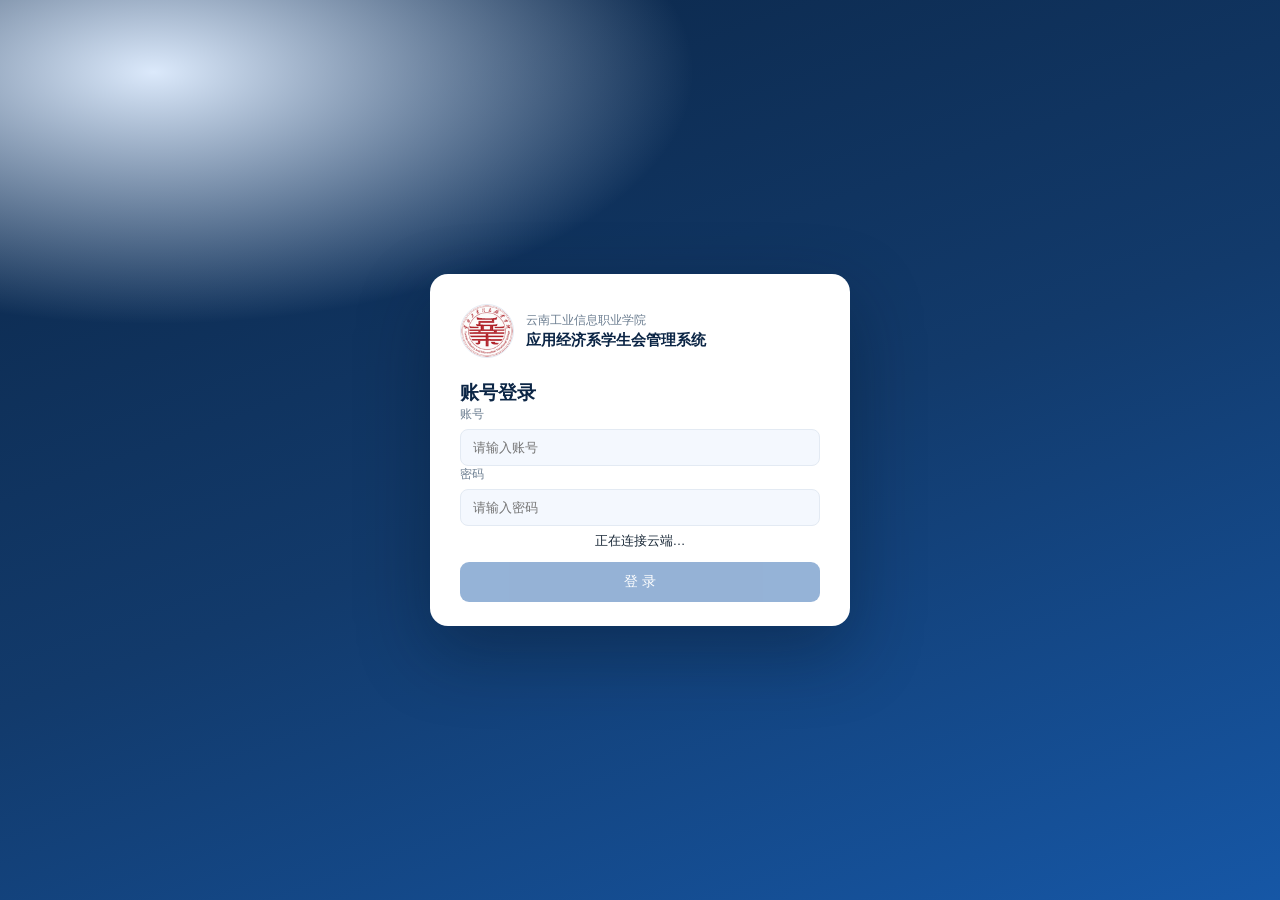
<file: index.html>
<!DOCTYPE html>
<html lang="zh-CN">
<head>
<meta charset="UTF-8">
<meta name="viewport" content="width=device-width, initial-scale=1.0">
<title>云南工业信息职业学院应用经济系学生会管理系统</title>
<link rel="icon" href="data:image/svg+xml,%3Csvg xmlns='http://www.w3.org/2000/svg' viewBox='0 0 32 32'%3E%3Ccircle cx='16' cy='16' r='15' fill='%231657a6'/%3E%3Ctext x='16' y='21' font-size='15' fill='white' text-anchor='middle' font-family='sans-serif'%3E%E5%AD%A6%3C/text%3E%3C/svg%3E">
<link rel="stylesheet" href="assets/style.css?v=20261122k">
</head>
<body>

<!-- ============ 登录页 ============ -->
<div class="login-page" id="loginPage">
  <div class="login-card">
    <div class="login-brand">
      <div class="logo-badge big"></div>
      <div class="brand-col">
        <span class="brand-school">云南工业信息职业学院</span>
        <strong>应用经济系学生会管理系统</strong>
      </div>
    </div>
    <h1>账号登录</h1>
    <div class="field">
      <label>账号</label>
      <input id="loginUser" autocomplete="username" placeholder="请输入账号">
    </div>
    <div class="field">
      <label>密码</label>
      <input id="loginPass" type="password" autocomplete="current-password" placeholder="请输入密码">
    </div>
    <p class="login-err hidden" id="loginErr"></p>
    <p id="cloudStatus" style="margin:6px 0;font-size:13px;text-align:center;">正在连接云端…</p>
    <button class="primary-btn block" id="loginBtn">登 录</button>
  </div>
</div>

<!-- ============ 主界面 ============ -->
<div class="app hidden" id="shell">
  <aside class="sidebar">
    <div class="brand">
      <div class="logo-badge"></div>
      <div class="brand-text">
        <span class="brand-school">云南工业信息职业学院</span>
        <strong>应用经济系学生会管理系统</strong>
      </div>
    </div>
    <nav class="nav" id="nav"></nav>
    <div class="sidebar-foot">
      <div class="user-card">
        <span class="mini-avatar" id="userAvatar">吴</span>
        <div>
          <strong id="userName">吴雪枫</strong>
          <span id="userTitle">主席 · 主席团</span>
        </div>
      </div>
      <button class="ghost-btn" id="logoutBtn">退出登录</button>
    </div>
  </aside>

  <main class="main">
    <header class="topbar">
      <button class="menu-btn" id="menuBtn" aria-label="打开菜单">
        <svg viewBox="0 0 24 24" aria-hidden="true"><path d="M4 7h16M4 12h16M4 17h16"/></svg>
      </button>
      <div class="topbar-title">
        <h1 id="pageTitle">工作台</h1>
        <p id="pageSub">今日待办与审批概览</p>
      </div>
      <div class="topbar-right">
        <span class="role-badge" id="roleBadge">主席团</span>
        <span class="date-badge" id="today"></span>
      </div>
    </header>
    <div id="views"></div>
  </main>
</div>

<div class="modal-mask hidden" id="modalMask">
  <div class="modal">
    <div class="modal-head">
      <h3 id="modalTitle">标题</h3>
      <button class="icon-btn" id="modalClose">✕</button>
    </div>
    <div class="modal-body" id="modalBody"></div>
    <div class="modal-foot">
      <button class="ghost-btn" id="modalCancel">取消</button>
      <button class="primary-btn" id="modalOk">保存</button>
    </div>
  </div>
</div>

<div class="toast hidden" id="toast"></div>

<script src="assets/xlsx-reader.js?v=20261122k"></script>
<script src="assets/data.js?v=20261122k"></script>
<script src="assets/app.js?v=20261122k"></script>
<script src="assets/app2.js?v=20261122k"></script>
<script src="assets/app4.js?v=20261122k"></script>
<script src="assets/app5.js?v=20261122k"></script>
<script src="assets/app6.js?v=20261122k"></script>
<script src="assets/app7.js?v=20261122k"></script>
<script src="assets/notice-act.js?v=20261122k"></script>
<script src="assets/app3.js?v=20261122k"></script>
<script src="assets/import-sync.js?v=20261122k"></script>
<script src="assets/cloud-sync.js?v=20261122k"></script>
<script>
const __LOGO="[data-uri]";
document.querySelectorAll(".logo-badge").forEach((b)=>{const P=String.fromCharCode(43),S=String.fromCharCode(47);const i=document.createElement("img");i.src=__LOGO.replace(/-/g,P).replace(/_/g,S);b.appendChild(i);});
</script>
</body>
</html>
</file>
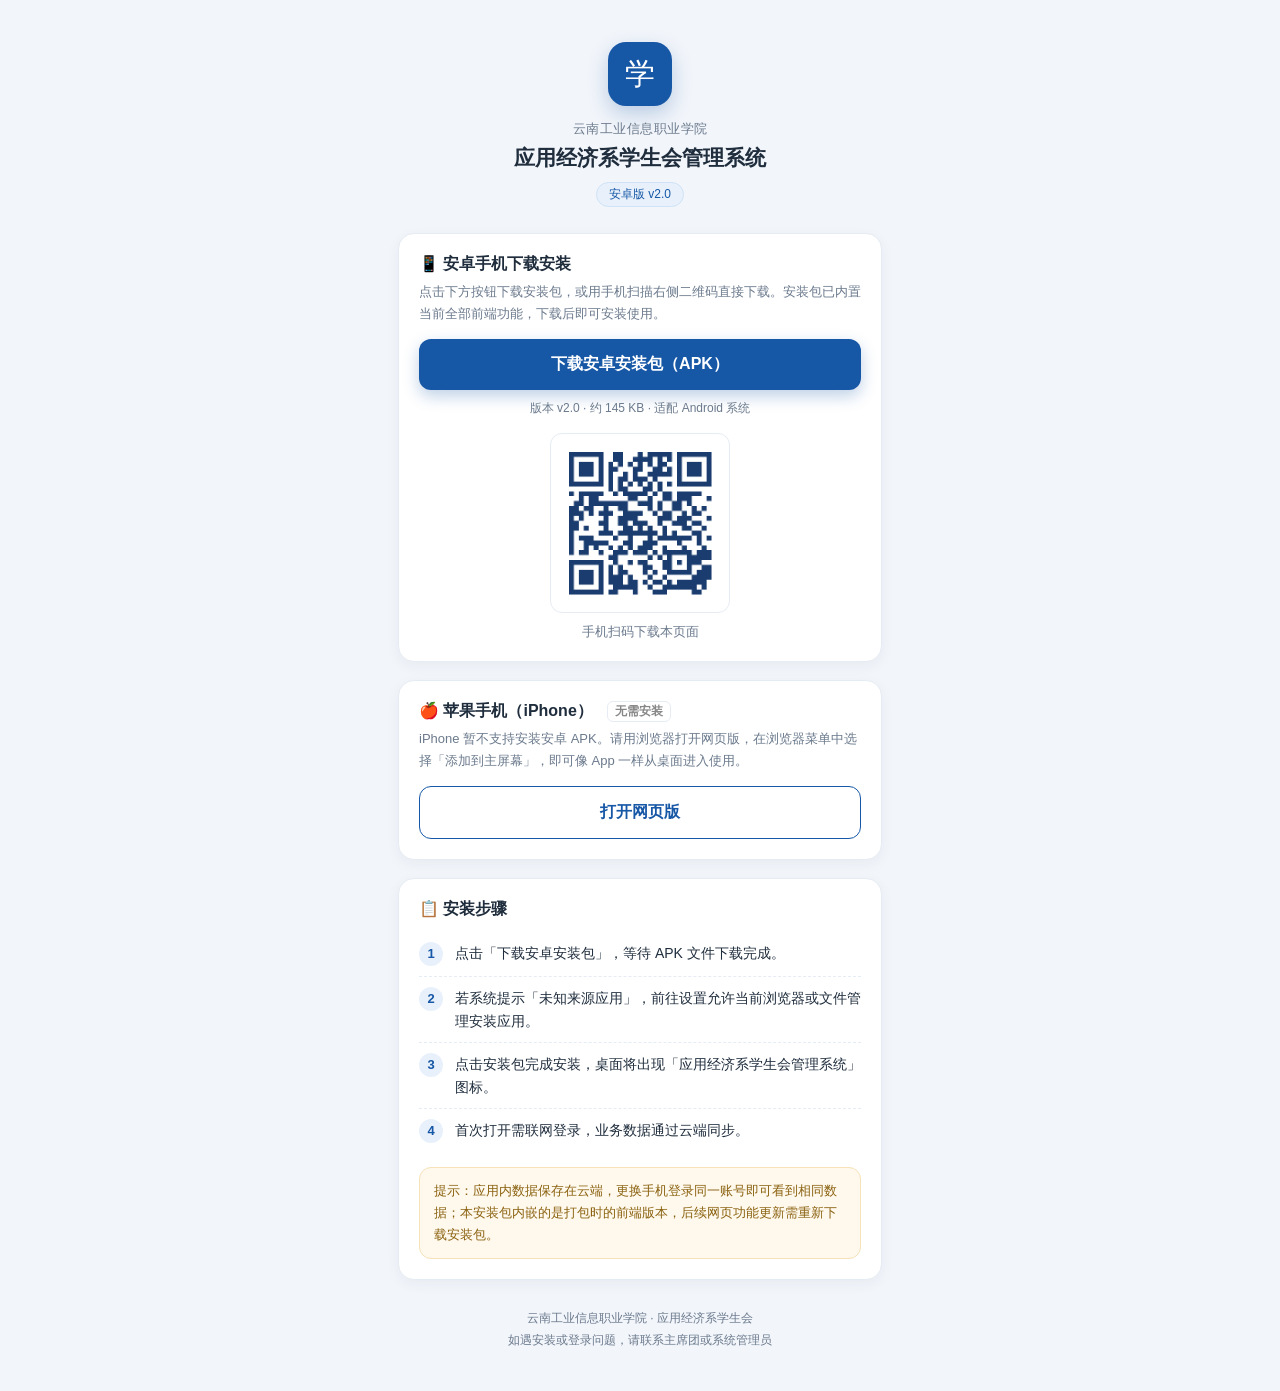
<file: download.html>
<!DOCTYPE html>
<html lang="zh-CN">
<head>
<meta charset="UTF-8">
<meta name="viewport" content="width=device-width, initial-scale=1.0">
<title>下载 · 应用经济系学生会管理系统</title>
<link rel="icon" href="data:image/svg+xml,%3Csvg xmlns='http://www.w3.org/2000/svg' viewBox='0 0 32 32'%3E%3Ccircle cx='16' cy='16' r='15' fill='%231657a6'/%3E%3Ctext x='16' y='21' font-size='15' fill='white' text-anchor='middle' font-family='sans-serif'%3E%E5%AD%A6%3C/text%3E%3C/svg%3E">
<style>
  :root{--blue:#1657a6;--blue-d:#0f4382;--bg:#f2f5fa;--card:#fff;--txt:#1f2d3d;--sub:#6b7a8d;--line:#e6ecf3;}
  *{box-sizing:border-box;margin:0;padding:0;-webkit-tap-highlight-color:transparent;}
  body{font-family:-apple-system,BlinkMacSystemFont,"PingFang SC","Microsoft YaHei",sans-serif;background:var(--bg);color:var(--txt);min-height:100vh;}
  .wrap{max-width:520px;margin:0 auto;padding:24px 18px 40px;}
  .hero{text-align:center;padding:18px 0 8px;}
  .logo{width:64px;height:64px;border-radius:18px;background:var(--blue);color:#fff;font-size:30px;display:flex;align-items:center;justify-content:center;margin:0 auto 14px;box-shadow:0 8px 20px rgba(22,87,166,.25);}
  .school{font-size:13px;color:var(--sub);letter-spacing:.5px;}
  .hero h1{font-size:21px;margin:6px 0 10px;}
  .ver{display:inline-block;font-size:12px;color:var(--blue);background:#e8f1fb;border:1px solid #cfe2f6;border-radius:999px;padding:3px 12px;}
  .card{background:var(--card);border:1px solid var(--line);border-radius:16px;padding:20px;margin-top:18px;box-shadow:0 4px 14px rgba(31,45,61,.05);}
  .card h2{font-size:16px;margin-bottom:6px;display:flex;align-items:center;gap:8px;}
  .card p.desc{font-size:13px;color:var(--sub);line-height:1.7;}
  .btn{display:block;width:100%;text-align:center;text-decoration:none;border:none;border-radius:12px;padding:15px;font-size:16px;font-weight:600;cursor:pointer;margin-top:14px;}
  .btn-primary{background:var(--blue);color:#fff;box-shadow:0 6px 16px rgba(22,87,166,.28);}
  .btn-primary:active{background:var(--blue-d);}
  .btn-ghost{background:#fff;color:var(--blue);border:1.5px solid var(--blue);}
  .meta{font-size:12px;color:var(--sub);text-align:center;margin-top:10px;}
  .qr-box{display:flex;flex-direction:column;align-items:center;margin-top:16px;}
  .qr-box img{width:180px;height:180px;border:1px solid var(--line);border-radius:12px;padding:8px;background:#fff;}
  .qr-box span{font-size:13px;color:var(--sub);margin-top:10px;}
  .steps{list-style:none;margin-top:12px;}
  .steps li{display:flex;gap:12px;padding:10px 0;font-size:14px;line-height:1.6;border-top:1px dashed var(--line);}
  .steps li:first-child{border-top:none;}
  .steps .n{flex:0 0 24px;height:24px;border-radius:50%;background:#e8f1fb;color:var(--blue);font-size:13px;font-weight:700;display:flex;align-items:center;justify-content:center;}
  .tip{background:#fff8ec;border:1px solid #f6e2b8;border-radius:12px;padding:12px 14px;font-size:13px;color:#8a6210;line-height:1.7;margin-top:14px;}
  .foot{text-align:center;font-size:12px;color:var(--sub);margin-top:28px;line-height:1.8;}
  .tag-ios{font-size:12px;color:#888;border:1px solid var(--line);border-radius:6px;padding:1px 7px;margin-left:6px;}
</style>
</head>
<body>
<div class="wrap">

  <div class="hero">
    <div class="logo">学</div>
    <div class="school">云南工业信息职业学院</div>
    <h1>应用经济系学生会管理系统</h1>
    <span class="ver">安卓版 v2.0</span>
  </div>

  <div class="card">
    <h2>📱 安卓手机下载安装</h2>
    <p class="desc">点击下方按钮下载安装包，或用手机扫描右侧二维码直接下载。安装包已内置当前全部前端功能，下载后即可安装使用。</p>
    <a class="btn btn-primary" href="app/student-union-system.apk" download>下载安卓安装包（APK）</a>
    <p class="meta">版本 v2.0 · 约 145 KB · 适配 Android 系统</p>
    <div class="qr-box">
      <img src="app/qr-download.png" alt="下载二维码">
      <span>手机扫码下载本页面</span>
    </div>
  </div>

  <div class="card">
    <h2>🍎 苹果手机（iPhone）<span class="tag-ios">无需安装</span></h2>
    <p class="desc">iPhone 暂不支持安装安卓 APK。请用浏览器打开网页版，在浏览器菜单中选择「添加到主屏幕」，即可像 App 一样从桌面进入使用。</p>
    <a class="btn btn-ghost" href="index.html">打开网页版</a>
  </div>

  <div class="card">
    <h2>📋 安装步骤</h2>
    <ul class="steps">
      <li><span class="n">1</span><span>点击「下载安卓安装包」，等待 APK 文件下载完成。</span></li>
      <li><span class="n">2</span><span>若系统提示「未知来源应用」，前往设置允许当前浏览器或文件管理安装应用。</span></li>
      <li><span class="n">3</span><span>点击安装包完成安装，桌面将出现「应用经济系学生会管理系统」图标。</span></li>
      <li><span class="n">4</span><span>首次打开需联网登录，业务数据通过云端同步。</span></li>
    </ul>
    <div class="tip">提示：应用内数据保存在云端，更换手机登录同一账号即可看到相同数据；本安装包内嵌的是打包时的前端版本，后续网页功能更新需重新下载安装包。</div>
  </div>

  <div class="foot">云南工业信息职业学院 · 应用经济系学生会<br>如遇安装或登录问题，请联系主席团或系统管理员</div>

</div>
</body>
</html>
</file>
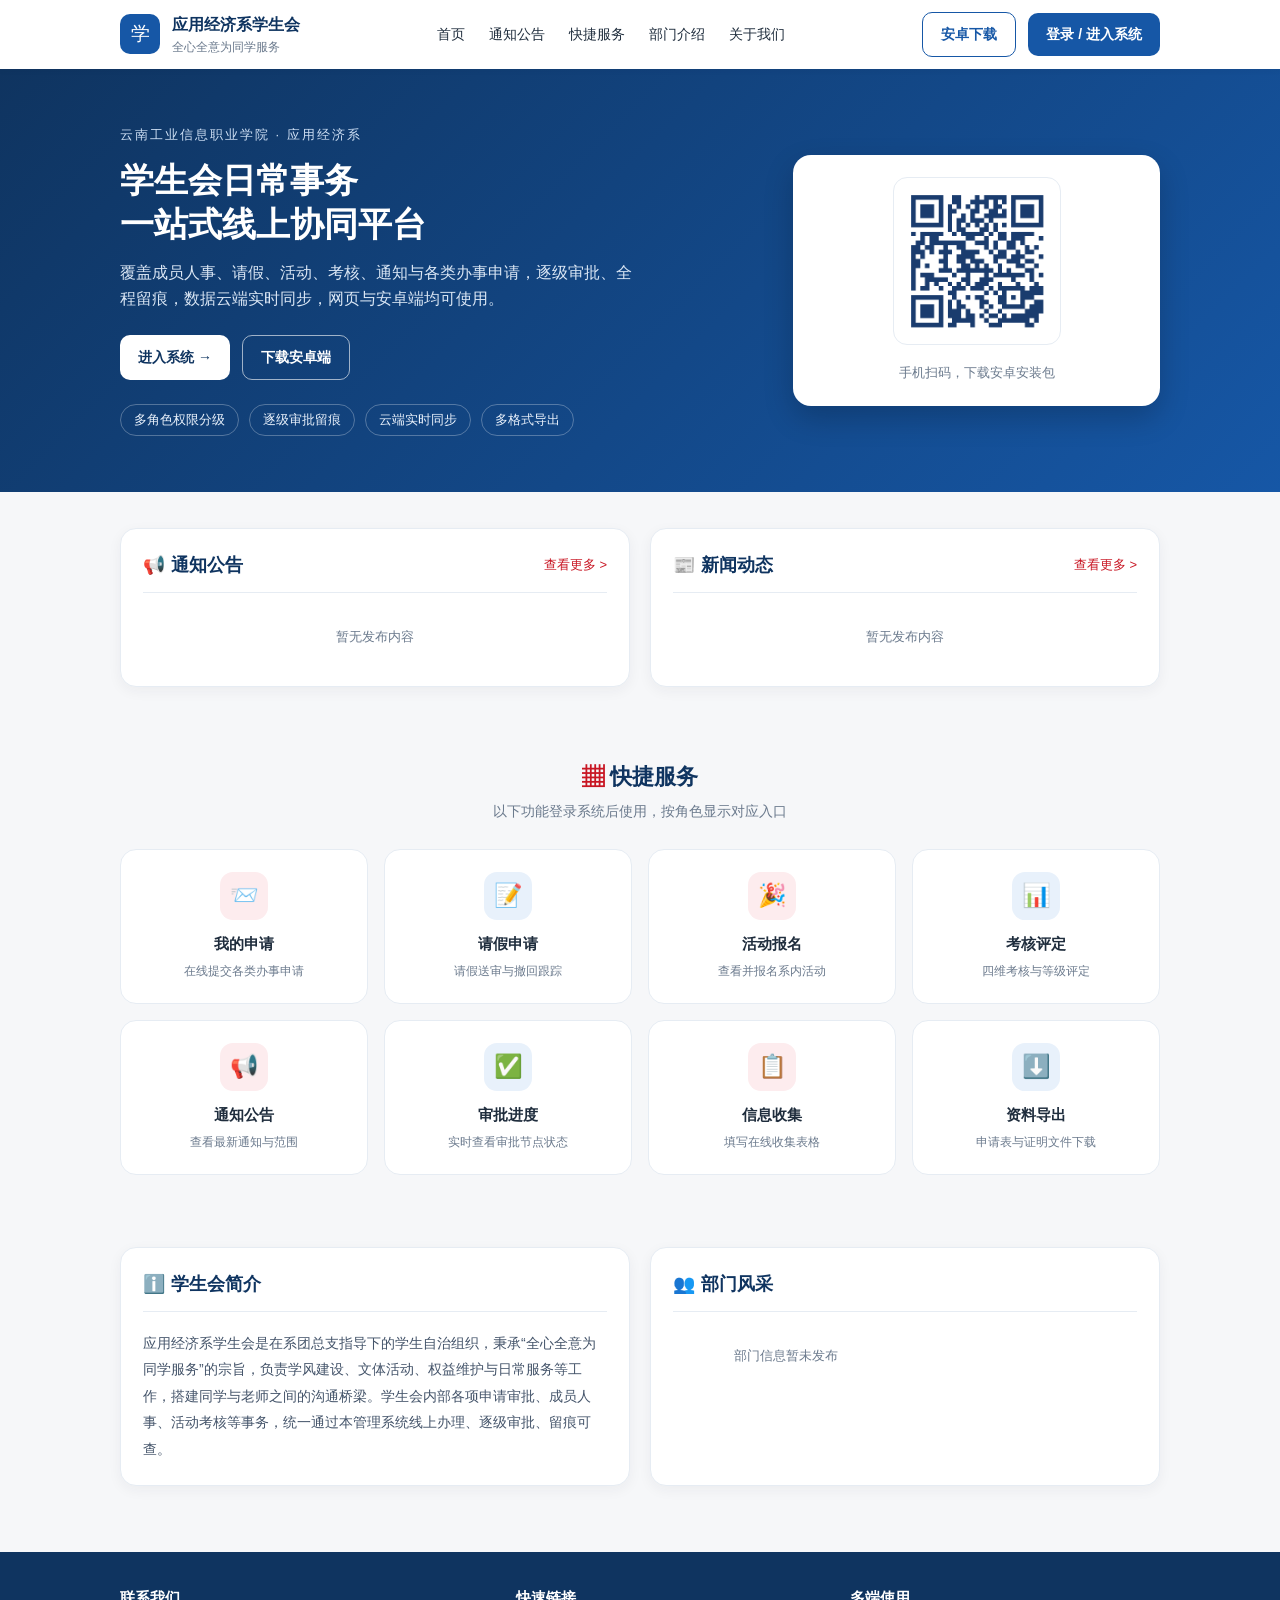
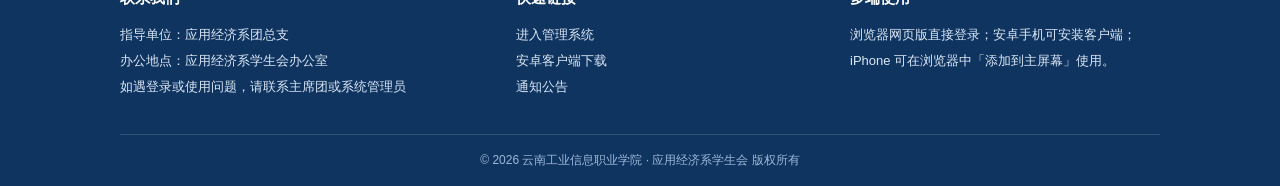
<file: portal.html>
<!DOCTYPE html>
<html lang="zh-CN">
<head>
<meta charset="UTF-8">
<meta name="viewport" content="width=device-width, initial-scale=1.0">
<title>应用经济系学生会 · 门户首页</title>
<link rel="icon" href="data:image/svg+xml,%3Csvg xmlns='http://www.w3.org/2000/svg' viewBox='0 0 32 32'%3E%3Ccircle cx='16' cy='16' r='15' fill='%231657a6'/%3E%3Ctext x='16' y='21' font-size='15' fill='white' text-anchor='middle' font-family='sans-serif'%3E%E5%AD%A6%3C/text%3E%3C/svg%3E">
<style>
  :root{
    --blue:#1657a6; --blue-d:#0f3460; --red:#c81623;
    --bg:#f6f7f9; --card:#fff; --txt:#1f2d3d; --sub:#6b7a8d; --line:#e6ecf3;
  }
  *{box-sizing:border-box;margin:0;padding:0;-webkit-tap-highlight-color:transparent;}
  html{scroll-behavior:smooth;}
  body{font-family:-apple-system,BlinkMacSystemFont,"PingFang SC","Microsoft YaHei",sans-serif;background:var(--bg);color:var(--txt);line-height:1.6;}
  a{text-decoration:none;color:inherit;}
  .container{max-width:1080px;margin:0 auto;padding:0 20px;}

  /* ===== 顶部导航 ===== */
  header.nav{position:sticky;top:0;z-index:50;background:rgba(255,255,255,.95);backdrop-filter:blur(8px);box-shadow:0 1px 6px rgba(31,45,61,.08);}
  .nav-inner{max-width:1080px;margin:0 auto;padding:12px 20px;display:flex;align-items:center;justify-content:space-between;gap:12px;}
  .brand{display:flex;align-items:center;gap:12px;}
  .logo{width:40px;height:40px;border-radius:10px;background:var(--blue);color:#fff;font-size:19px;display:flex;align-items:center;justify-content:center;flex:0 0 auto;}
  .brand h1{font-size:16px;color:var(--blue-d);}
  .brand p{font-size:12px;color:var(--sub);}
  .pc-nav{display:flex;align-items:center;gap:24px;font-size:14px;}
  .pc-nav a{color:var(--txt);}
  .pc-nav a:hover{color:var(--red);}
  .nav-right{display:flex;align-items:center;gap:12px;}
  .btn{display:inline-flex;align-items:center;justify-content:center;gap:6px;border-radius:10px;padding:10px 18px;font-size:14px;font-weight:600;cursor:pointer;border:none;}
  .btn-primary{background:var(--blue);color:#fff;}
  .btn-primary:hover{background:var(--blue-d);}
  .btn-ghost{background:#fff;color:var(--blue);border:1.5px solid var(--blue);}
  .menu-btn{display:none;background:none;border:none;font-size:22px;color:var(--blue-d);cursor:pointer;}
  .mobile-nav{display:none;border-top:1px solid var(--line);background:#fff;}
  .mobile-nav.open{display:block;}
  .mobile-nav a{display:block;padding:12px 20px;font-size:15px;border-top:1px solid var(--line);}

  /* ===== Banner ===== */
  .hero{background:linear-gradient(135deg,var(--blue-d) 0%,var(--blue) 100%);color:#fff;padding:56px 0;}
  .hero-grid{display:grid;grid-template-columns:1.4fr .8fr;gap:32px;align-items:center;}
  .hero .kicker{font-size:13px;letter-spacing:2px;color:#cfe0f5;}
  .hero h2{font-size:34px;line-height:1.3;margin:12px 0 14px;}
  .hero p.lead{font-size:16px;color:#dbe7f5;max-width:520px;}
  .hero-cta{display:flex;flex-wrap:wrap;gap:12px;margin:24px 0;}
  .hero .btn-light{background:#fff;color:var(--blue-d);}
  .hero .btn-outline{background:transparent;color:#fff;border:1.5px solid rgba(255,255,255,.6);}
  .tags{display:flex;flex-wrap:wrap;gap:10px;}
  .tag{font-size:13px;color:#eaf2fc;border:1px solid rgba(255,255,255,.28);border-radius:999px;padding:5px 13px;}
  .hero-card{background:#fff;border-radius:18px;padding:22px;text-align:center;box-shadow:0 12px 30px rgba(0,0,0,.2);}
  .hero-card img{width:168px;height:168px;border:1px solid var(--line);border-radius:14px;padding:8px;background:#fff;}
  .hero-card p{font-size:13px;color:var(--sub);margin-top:10px;}

  /* ===== 区块通用 ===== */
  section.block{padding:36px 0;}
  .sec-head{display:flex;justify-content:space-between;align-items:center;border-bottom:1px solid var(--line);padding-bottom:12px;margin-bottom:18px;}
  .sec-head h3{font-size:18px;color:var(--blue-d);}
  .sec-head h3 .ico{color:var(--red);margin-right:6px;}
  .sec-head a{font-size:13px;color:var(--red);}
  .two-col{display:grid;grid-template-columns:1fr 1fr;gap:20px;}
  .card{background:var(--card);border:1px solid var(--line);border-radius:16px;padding:22px;box-shadow:0 4px 14px rgba(31,45,61,.05);}

  /* 列表 */
  .news-list{list-style:none;}
  .news-list li a{display:flex;justify-content:space-between;gap:12px;padding:12px 0;border-top:1px dashed var(--line);font-size:14px;}
  .news-list li:first-child a{border-top:none;}
  .news-list .t{flex:1;overflow:hidden;text-overflow:ellipsis;white-space:nowrap;}
  .news-list li a:hover .t{color:var(--red);}
  .news-list .d{flex:0 0 auto;color:var(--sub);font-size:13px;}
  .empty{font-size:13px;color:var(--sub);padding:16px 0;text-align:center;}

  /* 活动占位卡 */
  .activity-grid{display:grid;grid-template-columns:1fr 1fr;gap:14px;}
  .activity-card{border:1px solid var(--line);border-radius:12px;padding:14px;}
  .activity-card .thumb{height:84px;border-radius:8px;background:var(--bg);display:flex;align-items:center;justify-content:center;color:var(--sub);font-size:13px;margin-bottom:10px;}
  .activity-card h4{font-size:14px;margin-bottom:4px;}
  .activity-card p{font-size:12px;color:var(--sub);}
  .activity-card .join{display:inline-block;margin-top:10px;font-size:12px;color:#fff;background:var(--red);padding:5px 12px;border-radius:8px;}

  /* 快捷服务 */
  .sec-title{text-align:center;margin-bottom:26px;}
  .sec-title h3{font-size:22px;color:var(--blue-d);}
  .sec-title h3 .ico{color:var(--red);margin-right:6px;}
  .sec-title p{font-size:14px;color:var(--sub);margin-top:6px;}
  .grid-service{display:grid;grid-template-columns:repeat(4,1fr);gap:16px;}
  .service{background:var(--card);border:1px solid var(--line);border-radius:16px;padding:22px 16px;text-align:center;transition:transform .15s,box-shadow .15s;}
  .service:hover{transform:translateY(-3px);box-shadow:0 10px 24px rgba(31,45,61,.1);}
  .service .ico{width:48px;height:48px;border-radius:13px;background:#fdecee;display:flex;align-items:center;justify-content:center;font-size:23px;margin:0 auto 12px;}
  .service:nth-child(even) .ico{background:#e8f1fb;}
  .service h4{font-size:15px;margin-bottom:6px;}
  .service p{font-size:12px;color:var(--sub);}

  /* 简介 + 部门 */
  .about-card p{font-size:14px;color:#44546a;line-height:1.9;}
  .dept-grid{display:grid;grid-template-columns:repeat(2,1fr);gap:12px;}
  .dept{border:1px solid var(--line);border-radius:12px;padding:14px;}
  .dept h4{font-size:14px;color:var(--blue);margin-bottom:6px;}
  .dept p{font-size:12px;color:var(--sub);line-height:1.7;}

  /* Footer */
  footer{background:var(--blue-d);color:#dbe7f5;margin-top:30px;}
  .foot-grid{display:grid;grid-template-columns:1.2fr 1fr 1fr;gap:24px;padding:34px 0;}
  footer h3{color:#fff;font-size:15px;margin-bottom:12px;}
  footer p,footer a{font-size:13px;line-height:2;}
  footer a:hover{color:#fff;}
  .foot-links{display:flex;flex-direction:column;}
  .copy{border-top:1px solid rgba(255,255,255,.15);padding:16px 0;text-align:center;font-size:12px;color:#9db8d8;}

  @media (max-width:900px){
    .hero-grid,.two-col,.foot-grid{grid-template-columns:1fr;}
    .grid-service{grid-template-columns:repeat(2,1fr);}
    .pc-nav,.nav-right .btn{display:none;}
    .menu-btn{display:block;}
    .brand h1{font-size:15px;white-space:nowrap;}
    .hero h2{font-size:27px;}
  }
  @media (max-width:560px){
    .dept-grid,.activity-grid{grid-template-columns:1fr;}
    .brand p{display:none;}
  }
</style>
</head>
<body>

<!-- ===== 顶部导航 ===== -->
<header class="nav">
  <div class="nav-inner">
    <a class="brand" href="portal.html#top">
      <div class="logo">学</div>
      <div>
        <h1>应用经济系学生会</h1>
        <p>全心全意为同学服务</p>
      </div>
    </a>
    <nav class="pc-nav">
      <a href="portal.html#top">首页</a>
      <a href="portal.html#notice">通知公告</a>
      <a href="portal.html#service">快捷服务</a>
      <a href="portal.html#dept">部门介绍</a>
      <a href="portal.html#about">关于我们</a>
    </nav>
    <div class="nav-right">
      <a class="btn btn-ghost" href="download.html">安卓下载</a>
      <a class="btn btn-primary" href="index.html">登录 / 进入系统</a>
      <button class="menu-btn" id="menuBtn" aria-label="菜单">☰</button>
    </div>
  </div>
  <div class="mobile-nav" id="mobileNav">
    <a href="portal.html#top">首页</a>
    <a href="portal.html#notice">通知公告</a>
    <a href="portal.html#service">快捷服务</a>
    <a href="portal.html#dept">部门介绍</a>
    <a href="portal.html#about">关于我们</a>
    <a href="download.html">安卓下载</a>
    <a href="index.html">登录 / 进入系统</a>
  </div>
</header>

<!-- ===== Banner ===== -->
<section class="hero" id="top">
  <div class="container hero-grid">
    <div>
      <div class="kicker">云南工业信息职业学院 · 应用经济系</div>
      <h2>学生会日常事务<br>一站式线上协同平台</h2>
      <p class="lead">覆盖成员人事、请假、活动、考核、通知与各类办事申请，逐级审批、全程留痕，数据云端实时同步，网页与安卓端均可使用。</p>
      <div class="hero-cta">
        <a class="btn btn-light" href="index.html">进入系统 →</a>
        <a class="btn btn-outline" href="download.html">下载安卓端</a>
      </div>
      <div class="tags">
        <span class="tag">多角色权限分级</span>
        <span class="tag">逐级审批留痕</span>
        <span class="tag">云端实时同步</span>
        <span class="tag">多格式导出</span>
      </div>
    </div>
    <div class="hero-card">
      <img src="app/qr-download.png" alt="安卓端下载二维码">
      <p>手机扫码，下载安卓安装包</p>
    </div>
  </div>
</section>

<main class="container">

  <!-- ===== 通知公告 + 新闻动态 ===== -->
  <section class="block" id="notice">
    <div class="two-col">
      <div class="card">
        <div class="sec-head">
          <h3><span class="ico">📢</span>通知公告</h3>
          <a href="index.html">查看更多 &gt;</a>
        </div>
        <ul class="news-list" id="noticeList">
          <li class="empty">加载中…</li>
        </ul>
      </div>
      <div class="card">
        <div class="sec-head">
          <h3><span class="ico">📰</span>新闻动态</h3>
          <a href="index.html">查看更多 &gt;</a>
        </div>
        <ul class="news-list" id="newsList">
          <li class="empty">加载中…</li>
        </ul>
      </div>
    </div>
  </section>

  <!-- ===== 快捷服务 ===== -->
  <section class="block" id="service">
    <div class="sec-title">
      <h3><span class="ico">▦</span>快捷服务</h3>
      <p>以下功能登录系统后使用，按角色显示对应入口</p>
    </div>
    <div class="grid-service">
      <a class="service" href="index.html">
        <div class="ico">📨</div><h4>我的申请</h4><p>在线提交各类办事申请</p>
      </a>
      <a class="service" href="index.html">
        <div class="ico">📝</div><h4>请假申请</h4><p>请假送审与撤回跟踪</p>
      </a>
      <a class="service" href="index.html">
        <div class="ico">🎉</div><h4>活动报名</h4><p>查看并报名系内活动</p>
      </a>
      <a class="service" href="index.html">
        <div class="ico">📊</div><h4>考核评定</h4><p>四维考核与等级评定</p>
      </a>
      <a class="service" href="index.html">
        <div class="ico">📢</div><h4>通知公告</h4><p>查看最新通知与范围</p>
      </a>
      <a class="service" href="index.html">
        <div class="ico">✅</div><h4>审批进度</h4><p>实时查看审批节点状态</p>
      </a>
      <a class="service" href="index.html">
        <div class="ico">📋</div><h4>信息收集</h4><p>填写在线收集表格</p>
      </a>
      <a class="service" href="index.html">
        <div class="ico">⬇️</div><h4>资料导出</h4><p>申请表与证明文件下载</p>
      </a>
    </div>
  </section>

  <!-- ===== 简介 + 部门风采 ===== -->
  <section class="block" id="dept">
    <div class="two-col">
      <div class="card about-card" id="about">
        <div class="sec-head">
          <h3><span class="ico">ℹ️</span>学生会简介</h3>
        </div>
        <p>应用经济系学生会是在系团总支指导下的学生自治组织，秉承“全心全意为同学服务”的宗旨，负责学风建设、文体活动、权益维护与日常服务等工作，搭建同学与老师之间的沟通桥梁。学生会内部各项申请审批、成员人事、活动考核等事务，统一通过本管理系统线上办理、逐级审批、留痕可查。</p>
      </div>
      <div class="card">
        <div class="sec-head">
          <h3><span class="ico">👥</span>部门风采</h3>
        </div>
        <div class="dept-grid" id="deptGrid">
          <div class="empty">加载中…</div>
        </div>
      </div>
    </div>
  </section>

</main>

<!-- ===== Footer ===== -->
<footer>
  <div class="container">
    <div class="foot-grid">
      <div>
        <h3>联系我们</h3>
        <p>指导单位：应用经济系团总支</p>
        <p>办公地点：应用经济系学生会办公室</p>
        <p>如遇登录或使用问题，请联系主席团或系统管理员</p>
      </div>
      <div>
        <h3>快速链接</h3>
        <div class="foot-links">
          <a href="index.html">进入管理系统</a>
          <a href="download.html">安卓客户端下载</a>
          <a href="portal.html#notice">通知公告</a>
        </div>
      </div>
      <div>
        <h3>多端使用</h3>
        <p>浏览器网页版直接登录；安卓手机可安装客户端；iPhone 可在浏览器中「添加到主屏幕」使用。</p>
      </div>
    </div>
    <div class="copy">© 2026 云南工业信息职业学院 · 应用经济系学生会 版权所有</div>
  </div>
</footer>

<script>
(function(){
  // 移动端菜单
  var btn=document.getElementById('menuBtn'), nav=document.getElementById('mobileNav');
  btn.addEventListener('click',function(){ nav.classList.toggle('open'); });
  nav.addEventListener('click',function(e){ if(e.target.tagName==='A') nav.classList.remove('open'); });

  var SB_URL='https://btyhldpdniccreccxnru.supabase.co';
  var SB_KEY='sb_publishable_1xGqZG96WDbm-_9VqtyS7Q_bdi_pVhy';
  var HEADERS={apikey:SB_KEY,Authorization:'Bearer '+SB_KEY};

  function esc(s){return String(s==null?'':s).replace(/[&<>"']/g,function(c){return{'&':'&amp;','<':'&lt;','>':'&gt;','"':'&quot;',"'":'&#39;'}[c];});}
  function byDate(a,b){return String(b.date||'').localeCompare(String(a.date||''));}
  function renderList(id,rows){
    var box=document.getElementById(id);
    if(!rows.length){box.innerHTML='<li class="empty">暂无发布内容</li>';return;}
    box.innerHTML=rows.map(function(n){
      return '<li><a href="index.html"><span class="t">'+esc(n.title||'未命名')+'</span><span class="d">'+esc(n.date||'')+'</span></a></li>';
    }).join('');
  }
  function renderDepts(depts){
    var box=document.getElementById('deptGrid');
    if(!depts||!depts.length){
      box.innerHTML='<div class="empty">部门信息暂未发布</div>';return;
    }
    box.innerHTML=depts.map(function(d){
      return '<div class="dept"><h4>'+esc(d.name)+'</h4><p>'+esc(d.desc||'')+'</p></div>';
    }).join('');
  }

  fetch(SB_URL+'/rest/v1/state?id=eq.1&select=data',{headers:HEADERS})
    .then(function(r){if(!r.ok)throw new Error('http '+r.status);return r.json();})
    .then(function(arr){
      var data=(arr&&arr[0]&&arr[0].data)||{};
      var published=(data.notices||[]).filter(function(n){return n.status==='已发布';});
      var news=published.filter(function(n){return n.type==='新闻动态';});
      var notices=published.filter(function(n){return n.type!=='新闻动态';});
      renderList('noticeList',notices.sort(byDate).slice(0,5));
      renderList('newsList',news.sort(byDate).slice(0,4));
      renderDepts((data.departments||[]).filter(function(d){return d.status==='正常';}));
    })
    .catch(function(){
      renderList('noticeList',[]);renderList('newsList',[]);renderDepts([]);
    });
})();
</script>
</body>
</html>
</file>
<file: assets/style.css>
:root {
  --blue-900: #0b2545;
  --blue-700: #123a6b;
  --blue-600: #1657a6;
  --blue-500: #1e6fd9;
  --blue-100: #e8f1fd;
  --blue-50: #f4f8fe;
  --line: #e3eaf3;
  --text: #1c2b3a;
  --muted: #6b7d90;
  --ok: #14915b;
  --warn: #c47c15;
  --danger: #c33b3b;
  --radius: 12px;
  --shadow: 0 6px 20px rgba(18, 58, 107, .08);
}

* { box-sizing: border-box; margin: 0; padding: 0; }
body {
  font-family: "PingFang SC", "Microsoft YaHei", "Helvetica Neue", Arial, sans-serif;
  background: var(--blue-50);
  color: var(--text);
  -webkit-font-smoothing: antialiased;
}
button { font-family: inherit; cursor: pointer; }
.hidden { display: none !important; }

/* ================= 登录页 ================= */
.login-page {
  min-height: 100vh;
  display: grid;
  place-items: center;
  padding: 24px;
  background:
    radial-gradient(900px 420px at 12% 8%, #dbe9fb 0%, rgba(219, 233, 251, 0) 60%),
    linear-gradient(160deg, #0b2545 0%, #123a6b 52%, #1657a6 100%);
}
.login-card {
  width: 100%; max-width: 420px;
  background: #fff; border-radius: 18px;
  padding: 30px 30px 24px;
  box-shadow: 0 26px 70px rgba(4, 20, 40, .38);
}
.login-brand { display: flex; align-items: center; gap: 12px; margin-bottom: 22px; }
.brand-col { display: flex; flex-direction: column; gap: 3px; }
.login-brand strong { display: block; font-size: 15px; color: var(--blue-900); }
.login-brand .brand-school { display: block; font-size: 11.5px; color: var(--muted); }
.login-card h1 { font-size: 19px; color: var(--blue-900); }
.login-err { font-size: 12px; color: var(--danger); margin-top: 10px; }
.primary-btn.block { width: 100%; padding: 11px 16px; margin-top: 6px; font-size: 14px; }

/* ================= 主框架 ================= */
.app { display: flex; min-height: 100vh; }

.sidebar {
  width: 232px; flex: 0 0 232px;
  background: linear-gradient(180deg, var(--blue-900), var(--blue-700));
  color: #fff; display: flex; flex-direction: column;
  padding: 22px 16px; position: sticky; top: 0; height: 100vh;
}
.brand { display: flex; gap: 10px; align-items: center; padding: 0 6px 20px; }
.brand-text { display: flex; flex-direction: column; gap: 2px; }
.brand-text strong { font-size: 13px; letter-spacing: .5px; }
.brand-text .brand-school { font-size: 11px; color: #a9c3e0; }

.nav { display: flex; flex-direction: column; gap: 4px; margin-top: 6px; overflow-y: auto; }
.nav-item {
  display: flex; align-items: center; gap: 10px;
  padding: 11px 12px; border: 0; border-radius: 9px;
  background: transparent; color: #cfdff2; font-size: 13.5px;
  text-align: left; transition: .18s;
}
.nav-item svg {
  width: 16px; height: 16px; flex: 0 0 16px;
  fill: none; stroke: currentColor; stroke-width: 1.7;
  stroke-linecap: round; stroke-linejoin: round; opacity: .85;
}
.nav-item:hover { background: rgba(255,255,255,.09); color: #fff; }
.nav-item.active { background: rgba(255,255,255,.15); color: #fff; font-weight: 600; }

.sidebar-foot { margin-top: auto; display: flex; flex-direction: column; gap: 8px; padding-top: 16px; }
.user-card {
  display: flex; align-items: center; gap: 9px;
  background: rgba(255,255,255,.08); border-radius: 10px; padding: 9px 10px;
}
.user-card strong { display: block; font-size: 12.5px; }
.user-card span:not(.mini-avatar) { display: block; font-size: 10.5px; color: #a9c3e0; margin-top: 2px; }
.ghost-btn {
  padding: 9px 12px; border-radius: 8px; border: 1px solid rgba(255,255,255,.28);
  background: transparent; color: #e7f0fa; font-size: 12px; transition: .18s;
}
.ghost-btn:hover { background: rgba(255,255,255,.12); }
.ghost-btn.danger { border-color: rgba(255,170,170,.5); color: #ffd3d3; }

/* ================= 主区域 ================= */
.main { flex: 1; min-width: 0; padding: 22px 26px 40px; }
.topbar { display: flex; justify-content: space-between; align-items: flex-start; margin-bottom: 20px; }
.menu-btn {
  display: none; width: 36px; height: 36px; margin-right: 12px; flex: 0 0 36px;
  border: 1px solid var(--line); border-radius: 9px; background: #fff; color: var(--blue-700);
}
.menu-btn svg { width: 18px; height: 18px; fill: none; stroke: currentColor; stroke-width: 1.8; stroke-linecap: round; }
.topbar-title { flex: 1; min-width: 0; }
.topbar h1 { font-size: 22px; color: var(--blue-900); letter-spacing: .5px; }
.topbar p { margin-top: 4px; font-size: 12.5px; color: var(--muted); }
.topbar-right { display: flex; align-items: center; gap: 10px; }
.role-badge {
  font-size: 12px; color: #fff; background: var(--blue-600);
  padding: 6px 12px; border-radius: 20px; white-space: nowrap;
}
.date-badge {
  font-size: 12px; color: var(--blue-600); background: #fff;
  border: 1px solid var(--line); padding: 6px 12px; border-radius: 20px; white-space: nowrap;
}

#views { display: flex; flex-direction: column; gap: 16px; }

/* ================= 卡片 ================= */
.card {
  background: #fff; border: 1px solid var(--line);
  border-radius: var(--radius); box-shadow: var(--shadow); padding: 16px 18px;
}
.card-head {
  display: flex; justify-content: space-between; align-items: center;
  gap: 12px; margin-bottom: 14px; flex-wrap: wrap;
}
.card-head h2 { font-size: 15px; color: var(--blue-900); }
.card-head .sub { font-size: 12px; color: var(--muted); margin-top: 3px; max-width: 640px; }

.hero {
  background: linear-gradient(115deg, var(--blue-700), var(--blue-500));
  color: #fff; border-radius: var(--radius); padding: 22px 24px;
  display: flex; justify-content: space-between; align-items: center; gap: 20px;
  box-shadow: 0 10px 26px rgba(22, 87, 166, .22);
}
.hero h2 { font-size: 19px; font-weight: 600; }
.hero p { margin-top: 6px; font-size: 12.5px; color: #d4e5f8; line-height: 1.7; }
.hero .pill {
  background: rgba(255,255,255,.18); border: 1px solid rgba(255,255,255,.35);
  padding: 6px 12px; border-radius: 20px; font-size: 12px; white-space: nowrap;
}

.stats { display: grid; grid-template-columns: repeat(4, 1fr); gap: 14px; }
.stat {
  background: #fff; border: 1px solid var(--line); border-radius: var(--radius);
  padding: 16px 18px; box-shadow: var(--shadow); position: relative; overflow: hidden;
}
.stat::after { content: ""; position: absolute; left: 0; top: 0; bottom: 0; width: 3px; background: var(--blue-500); }
.stat .k { font-size: 12px; color: var(--muted); }
.stat .v { font-size: 26px; font-weight: 700; color: var(--blue-900); margin-top: 6px; }
.stat .t { font-size: 11.5px; color: var(--muted); margin-top: 4px; }

.grid-2 { display: grid; grid-template-columns: 1.3fr 1fr; gap: 16px; }

/* ================= 工具条与按钮 ================= */
.toolbar { display: flex; gap: 10px; flex-wrap: wrap; align-items: center; }
select.filter {
  border: 1px solid var(--line); border-radius: 9px; padding: 9px 10px;
  font-size: 13px; background: #fff; color: var(--text); outline: none;
}
.primary-btn {
  background: var(--blue-600); color: #fff; border: 0; border-radius: 9px;
  padding: 9px 16px; font-size: 13px; box-shadow: 0 4px 12px rgba(22,87,166,.22); transition: .18s;
}
.primary-btn:hover { background: var(--blue-500); }
.primary-btn.light { background: var(--blue-100); color: var(--blue-600); box-shadow: none; }
.primary-btn.del { background: #fdeaea; color: var(--danger); box-shadow: none; }
.primary-btn.del:hover { background: #fbe0e0; }
button:disabled, .primary-btn:disabled { opacity: .45; cursor: not-allowed; box-shadow: none; }

/* ================= 表格 ================= */
.table-wrap { overflow-x: auto; }
table { width: 100%; border-collapse: collapse; font-size: 13px; }
th {
  text-align: left; padding: 10px; color: var(--muted); font-weight: 600; font-size: 12px;
  background: var(--blue-50); border-bottom: 1px solid var(--line); white-space: nowrap;
}
td { padding: 11px 10px; border-bottom: 1px solid #f0f4f9; vertical-align: middle; }
tr:hover td { background: #fafcff; }
.nowrap { white-space: nowrap; font-size: 12px; color: var(--muted); }
.cell-sub { font-size: 11.5px; color: var(--muted); margin-top: 4px; line-height: 1.5; }
.name-cell { display: flex; align-items: center; gap: 9px; }
.mini-avatar {
  width: 28px; height: 28px; border-radius: 50%; flex: 0 0 28px;
  background: var(--blue-100); color: var(--blue-600);
  display: grid; place-items: center; font-size: 12px;
}
.badge { display: inline-block; padding: 3px 9px; border-radius: 20px; font-size: 11.5px; line-height: 1.6; white-space: nowrap; }
.badge.blue { background: var(--blue-100); color: var(--blue-600); }
.badge.green { background: #e4f7ee; color: var(--ok); }
.badge.amber { background: #fdf1dd; color: var(--warn); }
.badge.red { background: #fdeaea; color: var(--danger); }
.badge.gray { background: #eff2f6; color: var(--muted); }
.score { font-weight: 700; color: var(--blue-700); font-size: 15px; }

.row-actions { display: flex; gap: 6px; flex-wrap: wrap; }
.link-btn {
  border: 0; background: transparent; color: var(--blue-600);
  font-size: 12.5px; padding: 3px 6px; border-radius: 6px;
}
.link-btn:hover { background: var(--blue-100); }
.link-btn.del { color: var(--danger); }
.link-btn.del:hover { background: #fdeaea; }
.empty { text-align: center; color: var(--muted); font-size: 13px; padding: 28px 0; }

/* ================= 列表 ================= */
.notice-list { display: flex; flex-direction: column; min-width: 0; }
.notice-item { padding: 12px 0; border-bottom: 1px dashed var(--line); min-width: 0; }
.notice-item:last-child { border-bottom: 0; }
.notice-item h4 { font-size: 14px; display: flex; align-items: center; gap: 8px; flex-wrap: wrap; }
.notice-item p { font-size: 12.5px; color: var(--muted); margin-top: 5px; line-height: 1.65; }
.notice-meta { font-size: 11.5px; color: #9aa9b8; margin-top: 6px; }
.notice-item.muted { opacity: .6; }

/* 通知正文排版：段落 / 编号分段、首行缩进 2 字、行距 2 倍 */
.notice-block-title { font-size: 12.5px; color: #7b8b9a; margin: 4px 0 2px; font-weight: 600; }
.notice-body { margin: 8px 0 4px; padding: 10px 14px; background: #fbfcfe; border: 1px solid var(--line); border-radius: 8px; min-width: 0; overflow-wrap: anywhere; }
.notice-body p { margin: 0; font-size: 13px; color: #3d4b5a; line-height: 2; text-indent: 2em; text-align: justify; letter-spacing: .2px; white-space: normal; overflow-wrap: anywhere; word-break: break-word; }
.notice-body p.nt-to { text-indent: 0; font-weight: 600; color: #22303d; }
.notice-body p.nt-h1 { font-weight: 700; color: #22303d; }
.notice-body p.nt-h2 { font-weight: 600; color: #22303d; }
.notice-body p.nt-num { text-indent: 2em; }
.nt-img { margin: 10px 0 12px; text-align: center; }
.nt-img img { max-width: 100%; border-radius: 8px; display: inline-block; }
.notice-sign { display: flex; flex-wrap: wrap; gap: 2px 16px; margin-top: 8px; padding-top: 8px; border-top: 1px dashed var(--line); font-size: 11.5px; color: #5b6b7b; line-height: 1.9; }
.notice-sign span { white-space: nowrap; }
.notice-item.notice-pend { background: #fffaf1; border-radius: 8px; padding-left: 10px; padding-right: 10px; }
.todo-item { cursor: pointer; border-radius: 8px; padding-left: 8px; padding-right: 8px; }
.todo-item:hover { background: var(--blue-50); }
.todo-item p { color: var(--blue-600); }

/* 工作台消息提醒：未读条目浅蓝底 + 左侧竖条，点击标记已读 */
.msg-list .msg-item { cursor: pointer; border-radius: 8px; padding-left: 10px; padding-right: 10px; transition: background .15s; }
.msg-item:hover { background: var(--blue-50); }
.msg-item.msg-unread { background: #f2f7ff; border-left: 3px solid var(--blue-600); padding-left: 7px; }
.msg-item.msg-unread h4 { font-weight: 700; }
.msg-item.msg-unread:hover { background: #e6f0ff; }

.info-list { display: flex; flex-direction: column; }
.info-list > div {
  display: flex; justify-content: space-between; gap: 12px;
  padding: 10px 0; border-bottom: 1px dashed var(--line); font-size: 13px;
}
.info-list span { color: var(--muted); font-size: 12.5px; }
.perm-list { display: flex; flex-direction: column; gap: 9px; }
.perm-item { display: flex; gap: 9px; align-items: flex-start; font-size: 12.5px; color: var(--text); line-height: 1.6; }
.dot { width: 6px; height: 6px; border-radius: 50%; background: var(--blue-500); margin-top: 7px; flex: 0 0 6px; }

/* ================= 审批流转可视化时间线 ================= */
.flow-timeline { display: flex; flex-direction: column; }
.ft-node { display: flex; gap: 12px; position: relative; padding-bottom: 18px; }
.ft-node:last-child { padding-bottom: 0; }
.ft-node::before { content: ''; position: absolute; left: 5px; top: 16px; bottom: 0; width: 2px; background: var(--line); }
.ft-node:last-child::before { display: none; }
.ft-dot { width: 12px; height: 12px; border-radius: 50%; margin-top: 3px; flex: 0 0 12px; z-index: 1; background: #cbd5e1; border: 2px solid #fff; box-shadow: 0 0 0 1px #cbd5e1; }
.ft-done .ft-dot { background: #16a34a; box-shadow: 0 0 0 1px #16a34a; }
.ft-current .ft-dot { background: var(--blue-600); box-shadow: 0 0 0 1px var(--blue-600); }
.ft-pending .ft-dot { background: #fff; box-shadow: 0 0 0 1.5px #cbd5e1; }
.ft-rejected .ft-dot { background: #ef4444; box-shadow: 0 0 0 1px #ef4444; }
.ft-body { display: flex; flex-direction: column; gap: 2px; }
.ft-title { font-size: 13px; font-weight: 600; color: var(--text); }
.ft-status { font-size: 11.5px; }
.ft-done .ft-status { color: #16a34a; }
.ft-current .ft-status { color: var(--blue-600); }
.ft-pending .ft-status { color: var(--muted); }
.ft-rejected .ft-status { color: #ef4444; }
.ft-actor { font-size: 12px; color: var(--muted); }

/* ================= 考勤 ================= */
.att-grid { display: flex; flex-wrap: wrap; gap: 8px; }
.att-chip {
  border: 1px solid var(--line); background: #fff; border-radius: 20px;
  padding: 7px 13px; font-size: 12.5px; color: var(--text); transition: .15s;
}
.att-chip.on { background: var(--blue-600); border-color: var(--blue-600); color: #fff; }
.att-summary { display: flex; gap: 18px; font-size: 12.5px; color: var(--muted); margin-top: 12px; flex-wrap: wrap; }

/* ================= 弹窗 ================= */
.modal-mask {
  position: fixed; inset: 0; background: rgba(11, 37, 69, .42);
  display: grid; place-items: center; z-index: 50; padding: 20px;
  backdrop-filter: blur(2px);
}
.modal {
  width: 100%; max-width: 540px; background: #fff; border-radius: 14px;
  box-shadow: 0 24px 60px rgba(11,37,69,.28); overflow: hidden; animation: pop .16s ease-out;
}
@keyframes pop { from { transform: translateY(8px); opacity: .6 } to { transform: none; opacity: 1 } }
.modal-head {
  display: flex; justify-content: space-between; align-items: center;
  padding: 16px 20px; border-bottom: 1px solid var(--line);
}
.modal-head h3 { font-size: 15px; color: var(--blue-900); }
.icon-btn { border: 0; background: transparent; font-size: 14px; color: var(--muted); padding: 4px 6px; border-radius: 6px; }
.icon-btn:hover { background: var(--blue-50); }
.modal-body { padding: 18px 20px; display: flex; flex-direction: column; gap: 13px; max-height: 64vh; overflow-y: auto; }
.form-hint {
  font-size: 12px; color: var(--blue-600); background: var(--blue-50);
  border-left: 3px solid var(--blue-500); padding: 9px 12px; border-radius: 8px; line-height: 1.6;
}
.field { display: flex; flex-direction: column; gap: 6px; }
.field label { font-size: 12px; color: var(--muted); }
.field input, .field select, .field textarea {
  border: 1px solid var(--line); border-radius: 8px; padding: 10px 12px;
  font-size: 13px; font-family: inherit; color: var(--text); background: var(--blue-50); outline: none;
}
.field input:focus, .field select:focus, .field textarea:focus { border-color: var(--blue-500); background: #fff; }
.field textarea { resize: vertical; min-height: 84px; }
.modal-foot { padding: 14px 20px; border-top: 1px solid var(--line); display: flex; justify-content: flex-end; gap: 10px; }
.modal-foot .ghost-btn { border-color: var(--line); color: var(--muted); background: #fff; }
.modal-foot .ghost-btn:hover { background: var(--blue-50); }

.toast {
  position: fixed; left: 50%; bottom: 34px; transform: translateX(-50%);
  background: var(--blue-900); color: #fff; font-size: 13px;
  padding: 11px 20px; border-radius: 24px; z-index: 80;
  box-shadow: 0 10px 26px rgba(11,37,69,.3);
}

/* ================= 应用标识（校徽图） ================= */
.logo-badge {
  width: 38px; height: 38px; border-radius: 50%; flex: 0 0 38px;
  background: #fff;
  display: flex; align-items: center; justify-content: center;
  border: 1px solid var(--line); overflow: hidden;
}
.logo-badge img { width: 100%; height: 100%; object-fit: contain; border-radius: 50%; }
.logo-badge.big { width: 54px; height: 54px; flex: 0 0 54px; }



/* ================= 收集 / 报名卡片 ================= */
.collect-card { padding: 16px 18px; }
.collect-meta {
  display: flex; flex-wrap: wrap; gap: 6px 18px;
  font-size: 12px; color: var(--muted); margin-top: 6px;
}
.collect-meta span { display: inline-flex; align-items: center; gap: 4px; }

/* ================= 文件导入 ================= */
.file-input {
  border: 1px dashed var(--line); border-radius: 8px;
  padding: 9px 10px; font-size: 12.5px; color: var(--muted); background: var(--blue-50);
}
.file-input::file-selector-button {
  border: 0; border-radius: 6px; background: var(--blue-100); color: var(--blue-600);
  padding: 6px 10px; font-size: 12px; margin-right: 10px; cursor: pointer;
}

/* ================= 响应式 ================= */
@media (max-width: 960px) {
  .sidebar { position: fixed; z-index: 40; height: 100vh; transform: translateX(-100%); transition: .2s; }
  .sidebar.open { transform: none; }
  .menu-btn { display: grid; place-items: center; }
  .main { padding: 18px; }
  .stats { grid-template-columns: repeat(2, 1fr); }
  .grid-2 { grid-template-columns: 1fr; }
  .hero { flex-direction: column; align-items: flex-start; }
  .topbar h1 { font-size: 19px; }
  .role-badge, .date-badge { display: none; }
  table { min-width: 720px; }
  .toolbar { width: 100%; }
  .toolbar .primary-btn { flex: 1; }
  .card { padding: 14px; }
}

/* ================= 导出格式选择 ================= */
.export-grid { display: grid; grid-template-columns: repeat(2, 1fr); gap: 12px; margin-top: 10px; }
.export-grid .primary-btn { width: 100%; justify-content: center; }
@media (max-width: 520px) { .export-grid { grid-template-columns: 1fr; } }
</file>
